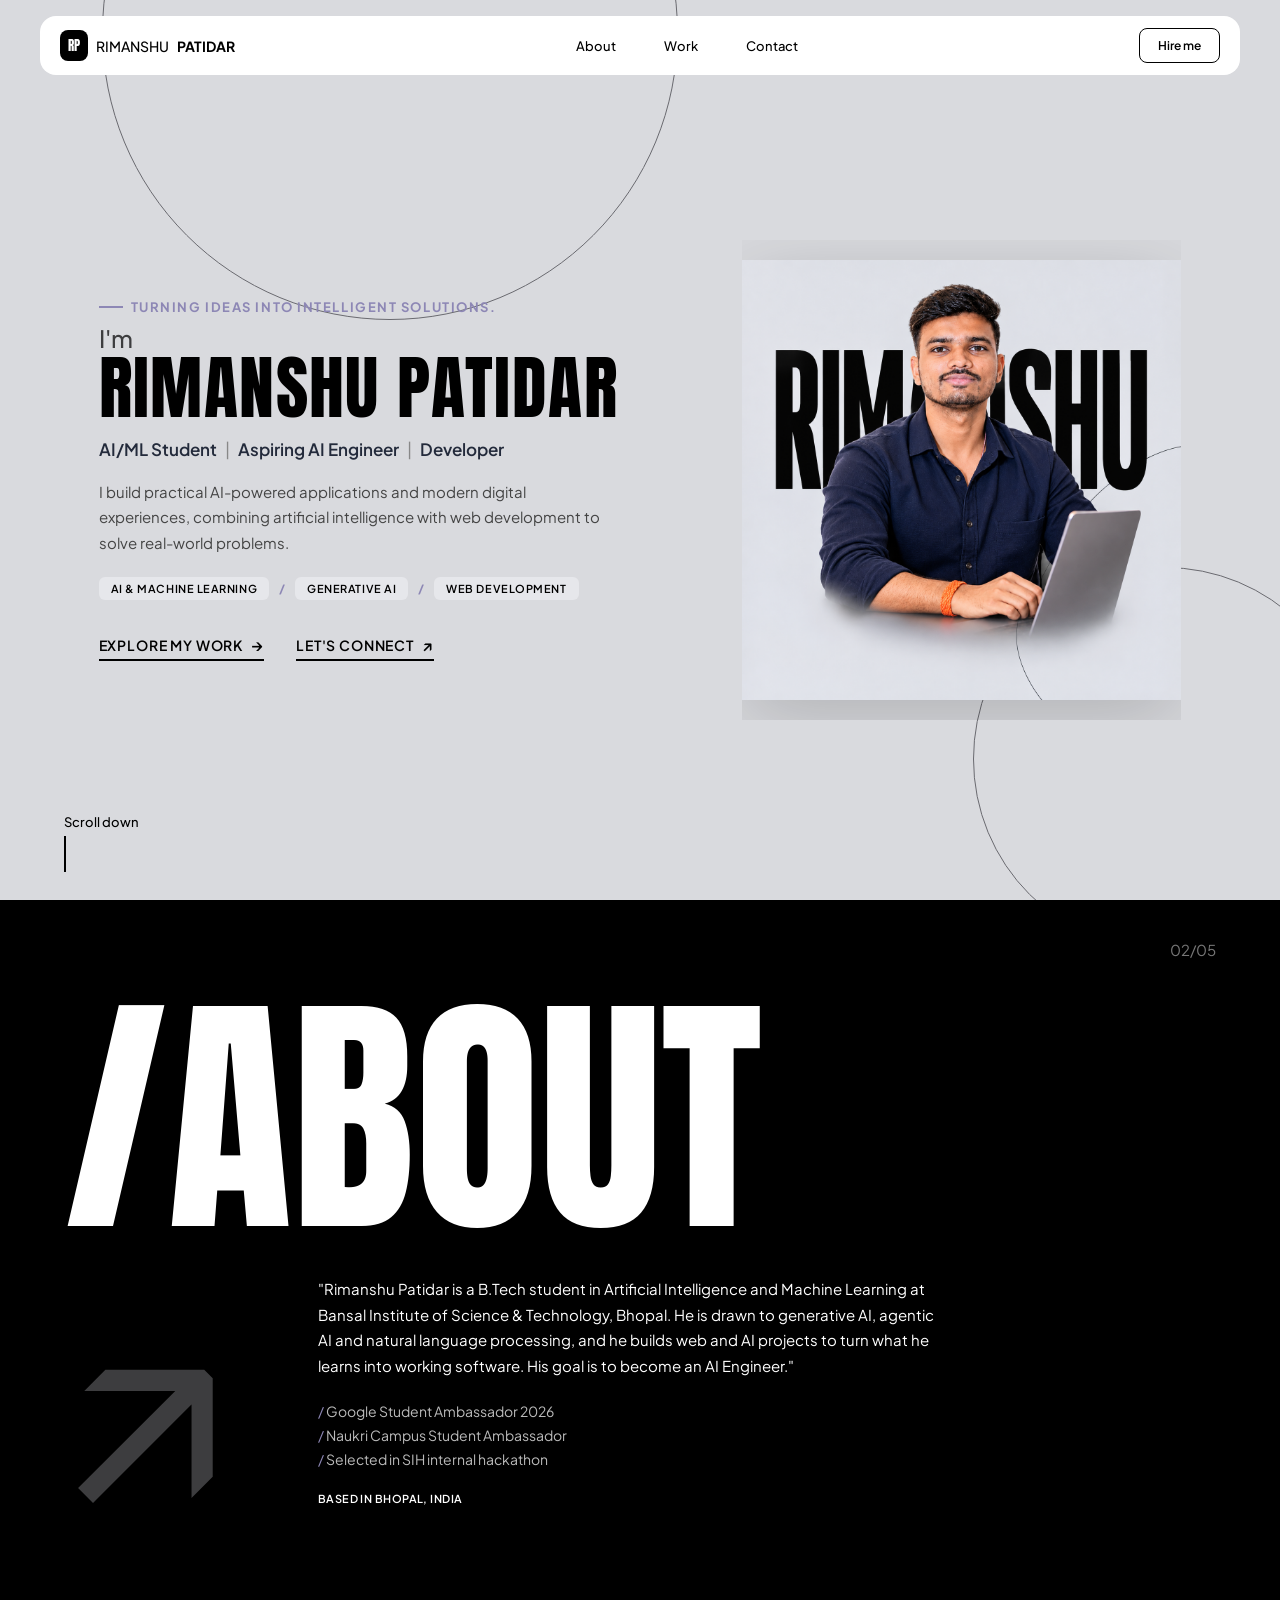
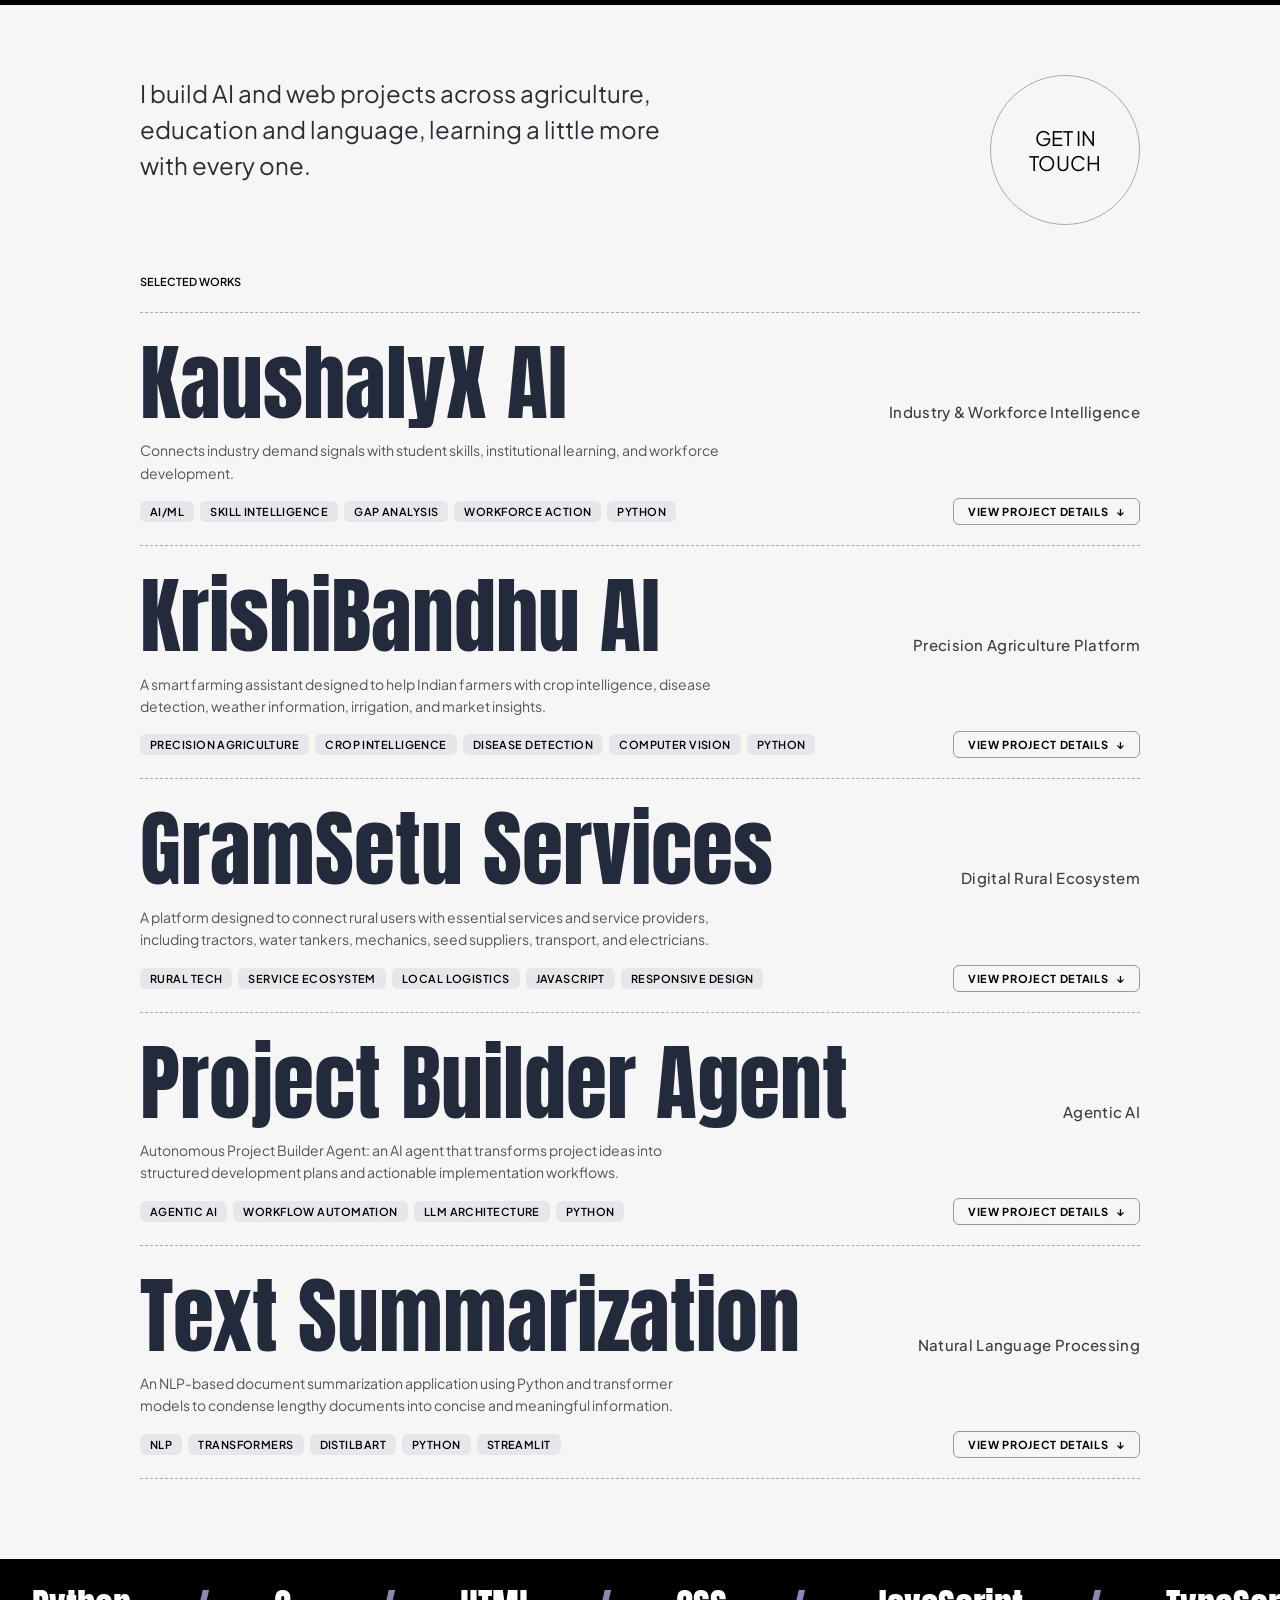
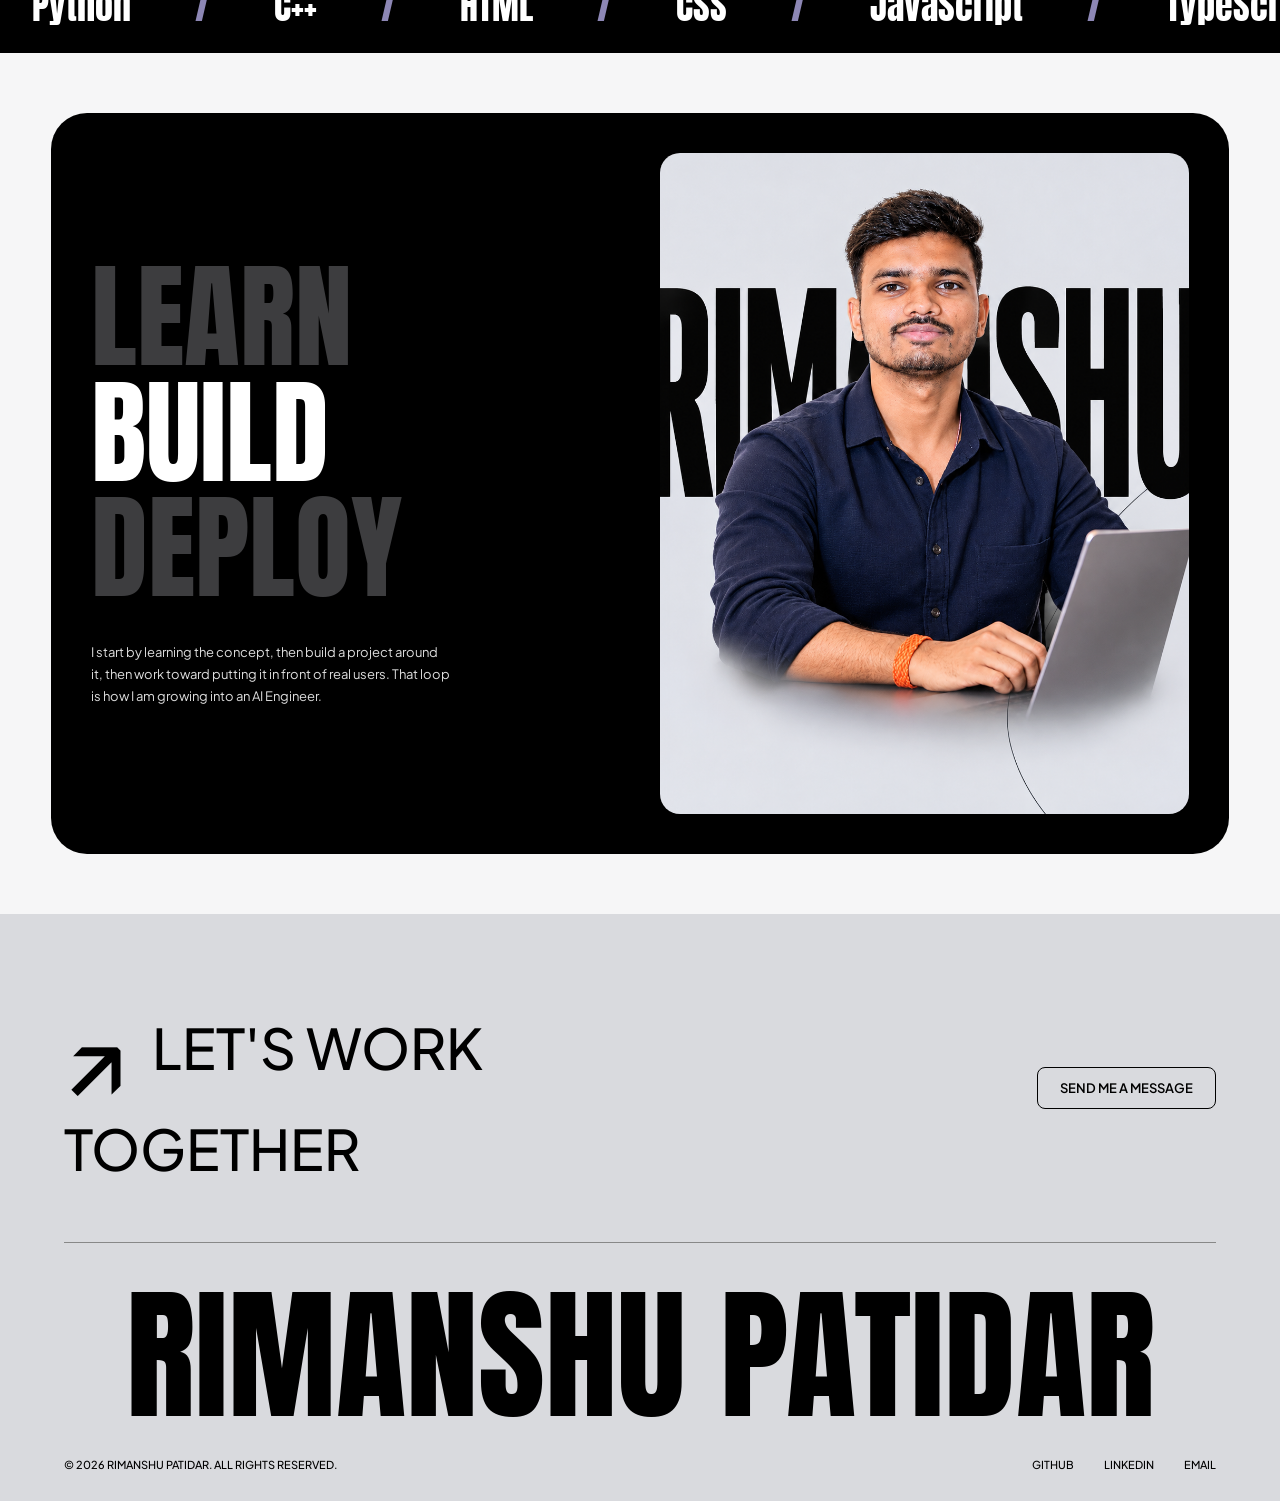
<file: index.html>
<!DOCTYPE html>
<html lang="en">

<head>
  <meta charset="UTF-8">
  <meta name="viewport" content="width=device-width, initial-scale=1">
  <title>Rimanshu Patidar | AI/ML Student &amp; Developer</title>
  <meta name="description"
    content="Portfolio of Rimanshu Patidar, B.Tech AI &amp; ML student and aspiring AI Engineer from Bhopal, India.">
  <link rel="stylesheet" href="style.css">
</head>

<body>

  <!-- NAVIGATION: floating white pill -->
  <header class="nav">
    <a class="nav__brand" href="#home"><span class="nav__logo">RP</span> RIMANSHU <b>PATIDAR</b></a>
    <nav class="nav__links">
      <a href="#about">About</a>
      <a href="#work">Work</a>
      <a href="#contact">Contact</a>
    </nav>
    <!-- EDIT: replace with your email -->
    <a class="btn btn--small" href="mailto:rimanshupatidar046@gmail.com">Hire me</a>
  </header>

  <!-- HERO: Clean split hero with introduction on left, portrait on right -->
  <section class="hero" id="home">
    <span class="hero__circle hero__circle--a"></span>
    <span class="hero__circle hero__circle--b"></span>

    <div class="hero__container">
      <div class="hero__content">
        <p class="hero__hook">Turning Ideas Into Intelligent Solutions.</p>
        <h1 class="hero__title"><span class="hero__greeting">I'm</span> RIMANSHU PATIDAR</h1>
        <p class="hero__subtitle">AI/ML Student <span class="hero__sep">|</span> Aspiring AI Engineer <span
            class="hero__sep">|</span> Developer</p>
        <p class="hero__description">
          I build practical AI-powered applications and modern digital experiences, combining artificial intelligence
          with web development to solve real-world problems.
        </p>

        <!-- Three minimal skill labels -->
        <div class="hero__skills" aria-label="Key competencies">
          <span class="hero__skill">AI &amp; Machine Learning</span>
          <span class="hero__skill-divider">/</span>
          <span class="hero__skill">Generative AI</span>
          <span class="hero__skill-divider">/</span>
          <span class="hero__skill">Web Development</span>
        </div>

        <!-- Two text-style CTA links -->
        <div class="hero__links">
          <a class="hero__link" href="#work">Explore My Work <span class="hero__link-arrow">&rarr;</span></a>
          <a class="hero__link" href="#contact">Let's Connect <span class="hero__link-arrow">&#8599;</span></a>
        </div>
      </div>

      <div class="hero__visual">
        <img class="hero__photo" src="patidar.png" alt="Portrait of Rimanshu Patidar, AI/ML Developer" loading="eager"
          decoding="async">
      </div>
    </div>

    <p class="hero__scroll">Scroll down<span></span></p>
  </section>

  <!-- ABOUT: black section -->
  <section class="about" id="about">
    <span class="about__count">02/05</span>
    <h2 class="about__title">/ABOUT</h2>
    <div class="about__body">
      <span class="about__arrow">&#8599;</span>
      <div>
        <p class="about__text">
          "Rimanshu Patidar is a B.Tech student in Artificial Intelligence and Machine Learning
          at Bansal Institute of Science &amp; Technology, Bhopal. He is drawn to generative AI,
          agentic AI and natural language processing, and he builds web and AI projects to turn
          what he learns into working software. His goal is to become an AI Engineer."
        </p>
        <ul class="about__list">
          <li>Google Student Ambassador 2026</li>
          <li>Naukri Campus Student Ambassador</li>
          <li>Selected in SIH internal hackathon</li>
        </ul>
        <p class="about__small">Based in Bhopal, India</p>
      </div>
    </div>
  </section>

  <!-- WORK: intro, round button, project list -->
  <section class="work" id="work">
    <div class="work__top">
      <p class="work__intro">
        I build AI and web projects across agriculture, education and language, learning
        a little more with every one.
      </p>
      <a class="circle-btn" href="#contact">Get in<br>touch</a>
    </div>

    <p class="work__label">SELECTED WORKS</p>

    <!-- Projects list with native HTML5 expand/collapse and hover previews -->
    <ul class="work__list">

      <!-- PROJECT 01: KaushalyX AI -->
      <li class="project">
        <details class="project__accordion">
          <summary class="project__summary">
            <div class="project__header">
              <span class="project__name">KaushalyX AI</span>
              <span class="project__cat">Industry &amp; Workforce Intelligence</span>
            </div>
            <p class="project__desc">Connects industry demand signals with student skills, institutional learning, and
              workforce development.</p>
            <div class="project__meta">
              <div class="project__tags">
                <span class="project__tag">AI/ML</span>
                <span class="project__tag">Skill Intelligence</span>
                <span class="project__tag">Gap Analysis</span>
                <span class="project__tag">Workforce Action</span>
                <span class="project__tag">Python</span>
              </div>
              <span class="project__toggle" aria-hidden="true">
                <span class="toggle-text--closed">View Project Details</span>
                <span class="toggle-text--open">Close Details</span>
                <span class="toggle-icon">&darr;</span>
              </span>
            </div>
            <!-- Hover preview image -->
            <img class="project__preview" src="assets/projects/kaushalyx.jpg"
              alt="KaushalyX AI homepage preview displaying workforce intelligence loop from industry signals to workforce action"
              loading="lazy" decoding="async">
          </summary>

          <div class="project__expanded">
            <div class="project__expanded-grid">
              <div class="project__media">
                <a href="https://kaushalyx-ai.vercel.app/" target="_blank" rel="noopener noreferrer" class="project__screenshot-link" title="Open KaushalyX AI Live Demo in a new tab">
                  <img class="project__screenshot" src="assets/projects/kaushalyx.jpg"
                    alt="KaushalyX AI platform interface preview" loading="lazy" decoding="async">
                  <span class="project__screenshot-badge">Live Demo &#8599;</span>
                </a>
                <p class="project__screenshot-caption">KaushalyX AI &mdash; From Industry Signals to Workforce Action
                </p>
              </div>

              <div class="project__expanded-body">
                <div class="project__block">
                  <h4 class="project__block-title">Overview</h4>
                  <p class="project__block-text">An AI-powered industry intelligence and workforce skill-gap analysis
                    platform. KaushalyX AI connects industry demand signals with student skills, institutional learning,
                    and workforce development &mdash; creating an integrated feedback loop connecting employers,
                    students, educators, and policymakers.</p>
                  <div class="project__highlight">
                    <strong>Highlight:</strong> Industry signals &rarr; Skill intelligence &rarr; Gap analysis &rarr;
                    Workforce action
                  </div>
                </div>

                <div class="project__block">
                  <h4 class="project__block-title">Key Features</h4>
                  <ul class="project__feature-list">
                    <li><strong>Industry Signals:</strong> Aggregates live job postings, employer inputs, and emerging
                      workforce demand signals.</li>
                    <li><strong>Skill Intelligence:</strong> Normalized skill taxonomy with regional and sector-based
                      demand weights.</li>
                    <li><strong>Gap Analysis:</strong> Maps student, cohort, and district skill profiles against
                      role-specific benchmarks.</li>
                    <li><strong>Workforce Action:</strong> Generates personalized learning paths, curriculum updates,
                      and targeted training initiatives.</li>
                  </ul>
                </div>

                <div class="project__block">
                  <h4 class="project__block-title">Technologies</h4>
                  <div class="project__tech-tags">
                    <span>Python</span>
                    <span>Machine Learning</span>
                    <span>Natural Language Processing</span>
                    <span>Skill Taxonomy</span>
                    <span>REST APIs</span>
                  </div>
                </div>

                <div class="project__links">
                  <a href="https://kaushalyx-ai.vercel.app/" class="btn btn--small project__btn project__btn--live" target="_blank"
                    rel="noopener noreferrer">Live Demo <span class="link-icon">&#8599;</span></a>
                  <!-- EDITABLE LINK PLACEHOLDER: Replace '#' with your GitHub repository URL and remove 'is-hidden' to display -->
                  <a href="#" class="btn btn--small project__btn is-hidden" target="_blank"
                    rel="noopener noreferrer">GitHub Repository</a>
                  <span class="project__links-status"><span class="status-dot"></span> Live on Vercel</span>
                </div>
              </div>
            </div>
          </div>
        </details>
      </li>

      <!-- PROJECT 02: KrishiBandhu AI -->
      <li class="project">
        <details class="project__accordion">
          <summary class="project__summary">
            <div class="project__header">
              <span class="project__name">KrishiBandhu AI</span>
              <span class="project__cat">Precision Agriculture Platform</span>
            </div>
            <p class="project__desc">A smart farming assistant designed to help Indian farmers with crop intelligence,
              disease detection, weather information, irrigation, and market insights.</p>
            <div class="project__meta">
              <div class="project__tags">
                <span class="project__tag">Precision Agriculture</span>
                <span class="project__tag">Crop Intelligence</span>
                <span class="project__tag">Disease Detection</span>
                <span class="project__tag">Computer Vision</span>
                <span class="project__tag">Python</span>
              </div>
              <span class="project__toggle" aria-hidden="true">
                <span class="toggle-text--closed">View Project Details</span>
                <span class="toggle-text--open">Close Details</span>
                <span class="toggle-icon">&darr;</span>
              </span>
            </div>
            <!-- Hover preview image -->
            <img class="project__preview" src="assets/projects/krishibandhu.jpg"
              alt="KrishiBandhu AI smart farming platform preview" loading="lazy" decoding="async">
          </summary>

          <div class="project__expanded">
            <div class="project__expanded-grid">
              <div class="project__media">
                <a href="https://krishi-bandhu-ai.vercel.app/" target="_blank" rel="noopener noreferrer" class="project__screenshot-link" title="Open KrishiBandhu AI Live Demo in a new tab">
                  <img class="project__screenshot" src="assets/projects/krishibandhu.jpg"
                    alt="KrishiBandhu AI smart farming assistant homepage preview" loading="lazy" decoding="async">
                  <span class="project__screenshot-badge">Live Demo &#8599;</span>
                </a>
                <p class="project__screenshot-caption">KrishiBandhu AI &mdash; Smart Farming Powered by AI</p>
              </div>

              <div class="project__expanded-body">
                <div class="project__block">
                  <h4 class="project__block-title">Overview</h4>
                  <p class="project__block-text">An AI-powered precision agriculture platform designed as a smart
                    farming assistant for Indian farmers. The application delivers real-time agricultural advisories,
                    visual leaf disease detection, localized weather intelligence, soil recommendations, and transparent
                    mandi price tracking.</p>
                  <div class="project__highlight">
                    <strong>Highlight:</strong> AI-powered farming assistance with a farmer-friendly interface
                  </div>
                </div>

                <div class="project__block">
                  <h4 class="project__block-title">Key Features</h4>
                  <ul class="project__feature-list">
                    <li><strong>Crop Recommendations:</strong> Tailored crop selections based on regional seasonal and
                      agricultural factors.</li>
                    <li><strong>Plant Disease Detection:</strong> Vision-based crop disease diagnosis with actionable
                      treatment guidance.</li>
                    <li><strong>Weather &amp; Irrigation Intelligence:</strong> Hyperlocal weather forecasts and
                      predictive irrigation scheduling.</li>
                    <li><strong>Soil Intelligence:</strong> Soil profile indicators to optimize fertilizer use and
                      maintain soil health.</li>
                    <li><strong>Mandi Prices &amp; Market Insights:</strong> Real-time crop market pricing and price
                      tracking.</li>
                    <li><strong>Farmer Marketplace:</strong> Direct ecosystem connecting farmers with equipment, inputs,
                      and local supplies.</li>
                  </ul>
                </div>

                <div class="project__block">
                  <h4 class="project__block-title">Technologies</h4>
                  <div class="project__tech-tags">
                    <span>Python</span>
                    <span>Machine Learning</span>
                    <span>Computer Vision</span>
                    <span>REST APIs</span>
                    <span>Responsive Web Design</span>
                  </div>
                </div>

                <!-- EDITABLE LINK PLACEHOLDERS:
                     To activate your links:
                     1. Replace '#' with your actual repository and live deployment URLs.
                     2. Remove the 'is-hidden' class from the <a> tags below.
                -->
                <!-- PROJECT 02 LINKS -->
                <div class="project__links">
                  <a href="https://krishi-bandhu-ai.vercel.app/" class="btn btn--small project__btn project__btn--live" target="_blank"
                    rel="noopener noreferrer">Live Demo <span class="link-icon">&#8599;</span></a>
                  <!-- EDITABLE LINK PLACEHOLDER: Replace '#' with your GitHub repository URL and remove 'is-hidden' to display -->
                  <a href="#" class="btn btn--small project__btn is-hidden" target="_blank"
                    rel="noopener noreferrer">GitHub Repository</a>
                  <span class="project__links-status"><span class="status-dot"></span> Live on Vercel</span>
                </div>
              </div>
            </div>
          </div>
        </details>
      </li>

      <!-- PROJECT 03: GramSetu Services -->
      <li class="project">
        <details class="project__accordion">
          <summary class="project__summary">
            <div class="project__header">
              <span class="project__name">GramSetu Services</span>
              <span class="project__cat">Digital Rural Ecosystem</span>
            </div>
            <p class="project__desc">A platform designed to connect rural users with essential services and service
              providers, including tractors, water tankers, mechanics, seed suppliers, transport, and electricians.</p>
            <div class="project__meta">
              <div class="project__tags">
                <span class="project__tag">Rural Tech</span>
                <span class="project__tag">Service Ecosystem</span>
                <span class="project__tag">Local Logistics</span>
                <span class="project__tag">JavaScript</span>
                <span class="project__tag">Responsive Design</span>
              </div>
              <span class="project__toggle" aria-hidden="true">
                <span class="toggle-text--closed">View Project Details</span>
                <span class="toggle-text--open">Close Details</span>
                <span class="toggle-icon">&darr;</span>
              </span>
            </div>
            <!-- Hover preview image -->
            <img class="project__preview" src="assets/projects/gramsetu.png"
              alt="GramSetu Services homepage preview showing on-demand rural service options" loading="lazy"
              decoding="async">
          </summary>

          <div class="project__expanded">
            <div class="project__expanded-grid">
              <div class="project__media">
                <a href="https://gramsetu-blush.vercel.app/" target="_blank" rel="noopener noreferrer" class="project__screenshot-link" title="Open GramSetu Services Live Demo in a new tab">
                  <img class="project__screenshot" src="assets/projects/gramsetu.png"
                    alt="GramSetu Services platform interface preview" loading="lazy" decoding="async">
                  <span class="project__screenshot-badge">Live Demo &#8599;</span>
                </a>
                <p class="project__screenshot-caption">GramSetu Services &mdash; Essential Services, Smarter Access</p>
              </div>

              <div class="project__expanded-body">
                <div class="project__block">
                  <h4 class="project__block-title">Overview</h4>
                  <p class="project__block-text">A digital rural service platform engineered to bridge the access gap
                    for rural communities. It connects villagers directly with verified local service providers,
                    reducing transit friction and fostering transparent community commerce.</p>
                  <div class="project__highlight">
                    <strong>Highlight:</strong> Easier access to local services through a unified platform
                  </div>
                </div>

                <div class="project__block">
                  <h4 class="project__block-title">Key Features</h4>
                  <ul class="project__feature-list">
                    <li><strong>Tractor &amp; Machinery Services:</strong> Instant connection to local tractor operators
                      and agricultural machinery.</li>
                    <li><strong>Water Tanker Logistics:</strong> On-demand dispatch and booking of water tankers for
                      domestic and farm use.</li>
                    <li><strong>Mechanic Assistance:</strong> Fast contact with verified technicians for vehicle and
                      pump maintenance.</li>
                    <li><strong>Seed &amp; Agricultural Suppliers:</strong> Direct catalog of trusted seed dealers with
                      competitive pricing.</li>
                    <li><strong>Rural Transport:</strong> Coordinated transport booking for passenger travel and produce
                      delivery.</li>
                    <li><strong>Electrician &amp; Utility Services:</strong> On-call electricians for household and farm
                      motor electrical repairs.</li>
                    <li><strong>Farmer &amp; Operator Modes:</strong> Clean, accessible interface modes tailored for
                      rural convenience.</li>
                  </ul>
                </div>

                <div class="project__block">
                  <h4 class="project__block-title">Technologies</h4>
                  <div class="project__tech-tags">
                    <span>HTML5</span>
                    <span>CSS3</span>
                    <span>JavaScript</span>
                    <span>Responsive Web Design</span>
                    <span>REST APIs</span>
                  </div>
                </div>

                <div class="project__links">
                  <a href="https://gramsetu-blush.vercel.app/" class="btn btn--small project__btn project__btn--live" target="_blank"
                    rel="noopener noreferrer">Live Demo <span class="link-icon">&#8599;</span></a>
                  <!-- EDITABLE LINK PLACEHOLDER: Replace '#' with your GitHub repository URL and remove 'is-hidden' to display -->
                  <a href="#" class="btn btn--small project__btn is-hidden" target="_blank"
                    rel="noopener noreferrer">GitHub Repository</a>
                  <span class="project__links-status"><span class="status-dot"></span> Live on Vercel</span>
                </div>
              </div>
            </div>
          </div>
        </details>
      </li>

      <!-- PROJECT 04: Project Builder Agent -->
      <li class="project">
        <details class="project__accordion">
          <summary class="project__summary">
            <div class="project__header">
              <span class="project__name">Project Builder Agent</span>
              <span class="project__cat">Agentic AI</span>
            </div>
            <p class="project__desc">Autonomous Project Builder Agent: an AI agent that transforms project ideas into
              structured development plans and actionable implementation workflows.</p>
            <div class="project__meta">
              <div class="project__tags">
                <span class="project__tag">Agentic AI</span>
                <span class="project__tag">Workflow Automation</span>
                <span class="project__tag">LLM Architecture</span>
                <span class="project__tag">Python</span>
              </div>
              <span class="project__toggle" aria-hidden="true">
                <span class="toggle-text--closed">View Project Details</span>
                <span class="toggle-text--open">Close Details</span>
                <span class="toggle-icon">&darr;</span>
              </span>
            </div>
            <!-- Hover preview image -->
            <img class="project__preview" src="assets/projects/project-agent.svg"
              alt="Autonomous Project Builder Agent architecture preview" loading="lazy" decoding="async">
          </summary>

          <div class="project__expanded">
            <div class="project__expanded-grid">
              <div class="project__media">
                <img class="project__screenshot" src="assets/projects/project-agent.svg"
                  alt="Autonomous Project Builder Agent conceptual blueprint" loading="lazy" decoding="async">
                <p class="project__screenshot-caption">Autonomous Project Builder Agent &mdash; Concept to
                  Implementation</p>
              </div>

              <div class="project__expanded-body">
                <div class="project__block">
                  <h4 class="project__block-title">Overview</h4>
                  <p class="project__block-text">An autonomous development agent designed to transform raw project ideas
                    into modular technical architectures, development stages, and actionable implementation workflows.
                  </p>
                  <div class="project__highlight">
                    <strong>Highlight:</strong> Concept formulation &rarr; Technical architecture &rarr; Execution
                    workflows
                  </div>
                </div>

                <div class="project__block">
                  <h4 class="project__block-title">Key Features</h4>
                  <ul class="project__feature-list">
                    <li><strong>Automated Architecture Planning:</strong> Synthesizes high-level project goals into
                      technical blueprints.</li>
                    <li><strong>Implementation Roadmaps:</strong> Generates progressive development phases with task
                      dependencies.</li>
                    <li><strong>Agentic Task Breakdown:</strong> Produces structured, actionable prompts for developer
                      implementation.</li>
                  </ul>
                </div>

                <div class="project__block">
                  <h4 class="project__block-title">Technologies</h4>
                  <div class="project__tech-tags">
                    <span>Python</span>
                    <span>Agentic AI</span>
                    <span>Prompt Engineering</span>
                    <span>LLM Architectures</span>
                  </div>
                </div>

                <div class="project__links">
                  <a href="#" class="btn btn--small project__btn is-hidden" target="_blank"
                    rel="noopener noreferrer">GitHub Repository</a>
                  <a href="#" class="btn btn--small project__btn is-hidden" target="_blank"
                    rel="noopener noreferrer">Live Demo</a>
                  <span class="project__links-notice">Source repository and live deployment links will be published
                    soon.</span>
                </div>
              </div>
            </div>
          </div>
        </details>
      </li>

      <!-- PROJECT 05: Text Summarization -->
      <li class="project">
        <details class="project__accordion">
          <summary class="project__summary">
            <div class="project__header">
              <span class="project__name">Text Summarization</span>
              <span class="project__cat">Natural Language Processing</span>
            </div>
            <p class="project__desc">An NLP-based document summarization application using Python and transformer models
              to condense lengthy documents into concise and meaningful information.</p>
            <div class="project__meta">
              <div class="project__tags">
                <span class="project__tag">NLP</span>
                <span class="project__tag">Transformers</span>
                <span class="project__tag">DistilBART</span>
                <span class="project__tag">Python</span>
                <span class="project__tag">Streamlit</span>
              </div>
              <span class="project__toggle" aria-hidden="true">
                <span class="toggle-text--closed">View Project Details</span>
                <span class="toggle-text--open">Close Details</span>
                <span class="toggle-icon">&darr;</span>
              </span>
            </div>
            <!-- Hover preview image -->
            <img class="project__preview" src="assets/projects/summarizer.svg"
              alt="Text Summarization application interface preview" loading="lazy" decoding="async">
          </summary>

          <div class="project__expanded">
            <div class="project__expanded-grid">
              <div class="project__media">
                <img class="project__screenshot" src="assets/projects/summarizer.svg"
                  alt="Text Summarization application preview" loading="lazy" decoding="async">
                <p class="project__screenshot-caption">Text Summarization &mdash; Abstractive Document Summarizer</p>
              </div>

              <div class="project__expanded-body">
                <div class="project__block">
                  <h4 class="project__block-title">Overview</h4>
                  <p class="project__block-text">An NLP application that parses lengthy documents (including multi-page
                    PDFs) and produces coherent, accurate abstractive summaries using transformer architectures.</p>
                  <div class="project__highlight">
                    <strong>Highlight:</strong> Transformer-based abstractive text condensation
                  </div>
                </div>

                <div class="project__block">
                  <h4 class="project__block-title">Key Features</h4>
                  <ul class="project__feature-list">
                    <li><strong>Document Parsing:</strong> Ingests and processes multi-page PDF documents and text
                      inputs cleanly.</li>
                    <li><strong>Transformer-Powered Summaries:</strong> Generates concise summaries utilizing Hugging
                      Face DistilBART models.</li>
                    <li><strong>Interactive Web Interface:</strong> Clean, accessible UI built for real-time document
                      analysis.</li>
                  </ul>
                </div>

                <div class="project__block">
                  <h4 class="project__block-title">Technologies</h4>
                  <div class="project__tech-tags">
                    <span>Python</span>
                    <span>Hugging Face Transformers</span>
                    <span>DistilBART</span>
                    <span>Streamlit</span>
                    <span>PyPDF2</span>
                  </div>
                </div>

                <div class="project__links">
                  <a href="#" class="btn btn--small project__btn is-hidden" target="_blank"
                    rel="noopener noreferrer">GitHub Repository</a>
                  <a href="#" class="btn btn--small project__btn is-hidden" target="_blank"
                    rel="noopener noreferrer">Live Demo</a>
                  <span class="project__links-notice">Source repository and live deployment links will be published
                    soon.</span>
                </div>
              </div>
            </div>
          </div>
        </details>
      </li>

    </ul>
  </section>

  <!-- SKILLS MARQUEE: the list is repeated twice so the loop looks seamless -->
  <div class="marquee" aria-label="Technical skills">
    <div class="marquee__track">
      <span>Python</span><span>C++</span><span>HTML</span><span>CSS</span><span>JavaScript</span><span>TypeScript</span><span>React</span><span>Node.js</span><span>Tailwind
        CSS</span><span>MongoDB</span><span>Firebase</span>
      <span>Python</span><span>C++</span><span>HTML</span><span>CSS</span><span>JavaScript</span><span>TypeScript</span><span>React</span><span>Node.js</span><span>Tailwind
        CSS</span><span>MongoDB</span><span>Firebase</span>
    </div>
  </div>

  <!-- PROCESS: black rounded card -->
  <section class="process">
    <div class="process__card">
      <div class="process__text">
        <h2 class="process__words">
          <span>LEARN</span>
          <span class="is-active">BUILD</span>
          <span>DEPLOY</span>
        </h2>
        <p>I start by learning the concept, then build a project around it, then work toward putting it in front of real
          users. That loop is how I am growing into an AI Engineer.</p>
      </div>
      <!-- EDIT: second photo (can be the same transparent PNG) -->
      <div class="process__img"><img src="patidar.png" alt="Portrait of Rimanshu Patidar"></div>
    </div>
  </section>

  <!-- FOOTER / CONTACT -->
  <footer class="footer" id="contact">
    <div class="footer__top">
      <h2 class="footer__cta"><span>&#8599;</span> LET'S WORK<br>TOGETHER</h2>
      <a class="btn" href="mailto:rimanshupatidar046@gmail.com">SEND ME A MESSAGE</a>
    </div>
    <hr>
    <p class="footer__name">RIMANSHU PATIDAR</p>
    <div class="footer__bottom">
      <p>&copy; 2026 RIMANSHU PATIDAR. ALL RIGHTS RESERVED.</p>
      <nav>
        <a href="https://github.com/RimanshuPatidar046" target="_blank" rel="noopener noreferrer">GITHUB</a>
        <!-- EDITABLE PLACEHOLDER: Replace https://www.linkedin.com/in/your-profile with your actual LinkedIn profile URL -->
        <a href="https://www.linkedin.com/in/your-profile" target="_blank" rel="noopener noreferrer">LINKEDIN</a>
        <a href="mailto:rimanshupatidar046@gmail.com">EMAIL</a>
      </nav>
    </div>
  </footer>

</body>

</html>
</file>
<file: style.css>
/* ============ 1. BASICS ============ */
@import url("https://fonts.googleapis.com/css2?family=Anton&family=Plus+Jakarta+Sans:wght@400;500;600&display=swap");

:root {
  --grey: #d9dade;
  /* light grey background */
  --black: #000;
  --white: #fff;
  --muted: #3d3d3f;
  /* dark grey for faded text */
  --lavender: #8d87b5;
  /* very subtle accent */
  --display: "Anton", Impact, "Arial Narrow", sans-serif;
  --body: "Plus Jakarta Sans", Arial, sans-serif;
}

* {
  margin: 0;
  padding: 0;
  box-sizing: border-box;
}

html {
  scroll-behavior: smooth;
}

/* smooth scrolling */
body {
  font-family: var(--body);
  background: var(--grey);
  color: var(--black);
  overflow-x: hidden;
}

a {
  color: inherit;
  text-decoration: none;
}

ul {
  list-style: none;
}

img {
  max-width: 100%;
  display: block;
}

a:focus-visible {
  outline: 2px solid var(--lavender);
  outline-offset: 3px;
}

/* ============ 2. SHARED PIECES ============ */
/* Buttons: outline that fills with black on hover */
.btn {
  display: inline-block;
  padding: 12px 22px;
  border: 1px solid var(--black);
  border-radius: 8px;
  font-weight: 600;
  font-size: 13px;
  background: transparent;
  transition: background .3s, color .3s, transform .3s;
}

.btn:hover {
  background: var(--black);
  color: var(--white);
  transform: translateY(-2px);
}

.btn--small {
  padding: 9px 18px;
  font-size: 12px;
}

/* Entrance animation used on hero text */
@keyframes rise {
  from {
    opacity: 0;
    transform: translateY(40px);
  }

  to {
    opacity: 1;
    transform: none;
  }
}

/* ============ 3. NAVIGATION ============ */
.nav {
  position: fixed;
  top: 16px;
  left: 50%;
  transform: translateX(-50%);
  width: min(94%, 1200px);
  z-index: 10;
  display: flex;
  align-items: center;
  justify-content: space-between;
  gap: 16px;
  background: var(--white);
  padding: 12px 20px;
  border-radius: 16px;
  font-size: 14px;
  font-weight: 500;
}

.nav__brand {
  display: flex;
  align-items: center;
  gap: 8px;
}

.nav__logo {
  background: var(--black);
  color: var(--white);
  font-family: var(--display);
  padding: 6px 8px;
  border-radius: 8px;
  font-size: 13px;
}

.nav__links {
  display: flex;
  gap: 48px;
  font-size: 13px;
}

.nav__links a {
  transition: opacity .3s;
}

.nav__links a:hover {
  opacity: .5;
}

/* ============ 4. HERO ============ */
.hero {
  position: relative;
  min-height: 100vh;
  display: flex;
  align-items: center;
  padding: 130px 5vw 70px;
  overflow: hidden;
}

.hero__container {
  width: min(94%, 1200px);
  margin: 0 auto;
  display: grid;
  grid-template-columns: 1.15fr 0.85fr;
  align-items: center;
  gap: 48px;
  position: relative;
  z-index: 2;
}

.hero__content {
  animation: rise 1s .1s both;
  max-width: 580px;
}

.hero__hook {
  font-size: 13px;
  font-weight: 700;
  text-transform: uppercase;
  letter-spacing: 0.12em;
  color: var(--lavender);
  margin-bottom: 12px;
  display: flex;
  align-items: center;
  gap: 8px;
}

.hero__hook::before {
  content: "";
  display: inline-block;
  width: 24px;
  height: 2px;
  background: var(--lavender);
}

.hero__greeting {
  display: block;
  font-family: var(--body);
  font-size: clamp(18px, 2.2vw, 24px);
  font-weight: 500;
  color: var(--muted);
  letter-spacing: 0.01em;
  margin-bottom: 4px;
  text-transform: none;
}

.hero__title {
  font-family: var(--display);
  font-weight: 400;
  font-size: clamp(44px, 5.5vw, 76px);
  line-height: 0.96;
  letter-spacing: 0.02em;
  color: var(--black);
  margin-bottom: 16px;
}

.hero__subtitle {
  font-size: clamp(14px, 1.6vw, 17px);
  font-weight: 600;
  color: #232a3b;
  margin-bottom: 16px;
  line-height: 1.5;
  display: flex;
  flex-wrap: wrap;
  gap: 8px;
  align-items: center;
}

.hero__sep {
  color: #888;
  font-weight: 400;
}

.hero__description {
  font-size: 15px;
  line-height: 1.7;
  color: #444;
  margin-bottom: 22px;
  max-width: 520px;
}

/* Three minimal skill labels */
.hero__skills {
  display: flex;
  flex-wrap: wrap;
  align-items: center;
  gap: 10px;
  margin-bottom: 28px;
}

.hero__skill {
  font-size: 11px;
  font-weight: 600;
  text-transform: uppercase;
  letter-spacing: 0.05em;
  padding: 5px 12px;
  background: #e6e7eb;
  color: var(--black);
  border-radius: 6px;
  transition: background 0.3s, color 0.3s;
}

.hero__skill:hover {
  background: var(--black);
  color: var(--white);
}

.hero__skill-divider {
  color: var(--lavender);
  font-weight: 700;
  font-size: 12px;
}

/* Two text-style CTA links */
.hero__links {
  display: flex;
  gap: 32px;
  align-items: center;
  flex-wrap: wrap;
  padding-top: 6px;
}

.hero__link {
  font-size: 14px;
  font-weight: 600;
  text-transform: uppercase;
  letter-spacing: 0.06em;
  color: var(--black);
  display: inline-flex;
  align-items: center;
  gap: 8px;
  padding-bottom: 4px;
  border-bottom: 2px solid var(--black);
  transition: color 0.3s, border-color 0.3s, transform 0.3s;
}

.hero__link:hover {
  color: #555;
  border-color: var(--lavender);
  transform: translateY(-2px);
}

.hero__link-arrow {
  display: inline-block;
  font-size: 16px;
  transition: transform 0.3s ease;
}

.hero__link:hover .hero__link-arrow {
  transform: translateX(4px);
}

/* Portrait container on the right side - clean, no overlap with text */
.hero__visual {
  display: flex;
  justify-content: flex-end;
  align-items: center;
  position: relative;
}

.hero__photo {
  width: 100%;
  max-width: 480px;
  height: auto;
  aspect-ratio: 937 / 1024;
  object-fit: contain;
  display: block;
  animation: reveal 1.2s .3s both cubic-bezier(.2, .7, .2, 1);
  filter: drop-shadow(0 20px 40px rgba(0, 0, 0, 0.18));
  -webkit-mask-image: radial-gradient(ellipse 96% 96% at 50% 50%, black 80%, transparent 100%);
  mask-image: radial-gradient(ellipse 96% 96% at 50% 50%, black 80%, transparent 100%);
}

@keyframes reveal {
  from {
    clip-path: inset(100% 0 0 0);
  }

  to {
    clip-path: inset(0);
  }
}

.hero__scroll {
  position: absolute;
  left: 5vw;
  bottom: 28px;
  font-size: 13px;
  font-weight: 500;
  z-index: 3;
  text-align: left;
}

.hero__scroll span {
  display: block;
  width: 2px;
  height: 36px;
  background: var(--black);
  margin: 6px 0 0 0;
  animation: pulse 1.8s infinite;
  transform-origin: top;
}

@keyframes pulse {

  0%,
  100% {
    transform: scaleY(.3);
  }

  50% {
    transform: scaleY(1);
  }
}

/* Thin decorative circles from the reference */
.hero__circle {
  position: absolute;
  border: 1px solid #6a6a70;
  border-radius: 50%;
  pointer-events: none;
}

.hero__circle--a {
  width: 45vw;
  height: 45vw;
  top: -20vw;
  left: 8vw;
}

.hero__circle--b {
  width: 30vw;
  height: 30vw;
  bottom: -4vw;
  right: -6vw;
}

/* ============ 5. ABOUT (black) ============ */
.about {
  background: var(--black);
  color: var(--white);
  padding: 90px 5vw 100px;
  position: relative;
}

.about__count {
  position: absolute;
  top: 40px;
  right: 5vw;
  color: #777;
  font-size: 15px;
}

.about__title {
  font-family: var(--display);
  font-weight: 400;
  font-size: 20vw;
  line-height: 1;
  transition: letter-spacing .6s;
}

.about__title:hover {
  letter-spacing: .02em;
}

.about__body {
  display: flex;
  gap: 6vw;
  margin-top: 30px;
  align-items: flex-start;
}

.about__arrow {
  font-size: 22vw;
  line-height: .8;
  color: var(--muted);
  flex: 0 0 auto;
  transition: transform .5s;
}

.about__body:hover .about__arrow {
  transform: translate(10px, -10px);
}

.about__text {
  max-width: 620px;
  font-size: 15px;
  line-height: 1.7;
}

.about__list {
  margin: 24px 0;
  display: grid;
  gap: 6px;
  font-size: 14px;
  color: #bbb;
}

.about__list li::before {
  content: "/ ";
  color: var(--lavender);
}

.about__small {
  font-size: 11px;
  font-weight: 600;
  letter-spacing: .04em;
  text-transform: uppercase;
}

/* ============ 6. SELECTED WORK ============ */
.work {
  background: #f6f6f7;
  padding: 70px 5vw 80px;
}

.work__top {
  display: flex;
  justify-content: space-between;
  align-items: flex-start;
  gap: 24px;
  max-width: 1000px;
  margin: 0 auto;
}

.work__intro {
  font-size: clamp(18px, 2vw, 24px);
  line-height: 1.5;
  max-width: 520px;
  color: #2a2d34;
}

/* Round "Get in touch" button */
.circle-btn {
  flex: 0 0 auto;
  width: 150px;
  height: 150px;
  border: 1px solid #aaa;
  border-radius: 50%;
  display: grid;
  place-items: center;
  text-align: center;
  font-size: 20px;
  text-transform: uppercase;
  transition: background .35s, color .35s, transform .35s;
}

.circle-btn:hover {
  background: var(--black);
  color: var(--white);
  transform: scale(1.06);
}

.work__label {
  max-width: 1000px;
  margin: 50px auto 24px;
  font-size: 11px;
  font-weight: 600;
}

.work__list {
  max-width: 1000px;
  margin: 0 auto;
  border-top: 1px dashed #aaa;
}

.project {
  border-bottom: 1px dashed #aaa;
  position: relative;
}

/* Native details & summary styling */
.project__accordion {
  width: 100%;
  display: block;
}

.project__summary {
  display: block;
  list-style: none;
  cursor: pointer;
  outline: none;
  position: relative;
  padding: 24px 0 20px;
  transition: background .3s;
}

.project__summary::-webkit-details-marker {
  display: none;
}

.project__summary:focus-visible {
  outline: 2px solid var(--lavender);
  outline-offset: 4px;
  border-radius: 8px;
}

.project__header {
  display: flex;
  justify-content: space-between;
  align-items: baseline;
  gap: 20px;
}

.project__name {
  font-family: var(--display);
  font-size: clamp(36px, 7vw, 84px);
  line-height: 1.1;
  color: #232a3b;
  transition: transform .4s, color .4s;
}

.project:hover .project__name {
  transform: translateX(14px);
  color: var(--black);
}

.project__cat {
  font-size: 15px;
  text-align: right;
  color: var(--muted);
  font-weight: 500;
  letter-spacing: .02em;
}

.project__desc {
  font-size: 14px;
  color: #555;
  max-width: 580px;
  line-height: 1.6;
  margin: 10px 0 14px;
}

/* Project tags and interactive toggle */
.project__meta {
  display: flex;
  justify-content: space-between;
  align-items: center;
  flex-wrap: wrap;
  gap: 12px;
}

.project__tags {
  display: flex;
  flex-wrap: wrap;
  gap: 6px;
}

.project__tag {
  font-size: 11px;
  font-weight: 600;
  text-transform: uppercase;
  letter-spacing: .04em;
  background: #e6e7eb;
  color: var(--black);
  padding: 4px 10px;
  border-radius: 6px;
}

.project__toggle {
  font-size: 11px;
  font-weight: 700;
  text-transform: uppercase;
  letter-spacing: .06em;
  color: var(--black);
  border: 1px solid #999;
  border-radius: 6px;
  padding: 6px 14px;
  display: inline-flex;
  align-items: center;
  gap: 8px;
  transition: background .3s, color .3s, border-color .3s;
}

.project__summary:hover .project__toggle {
  background: var(--black);
  color: var(--white);
  border-color: var(--black);
}

.toggle-text--open {
  display: none;
}

.toggle-text--closed {
  display: inline;
}

.toggle-icon {
  display: inline-block;
  transition: transform .3s ease;
}

details[open] .toggle-text--open {
  display: inline;
}

details[open] .toggle-text--closed {
  display: none;
}

details[open] .toggle-icon {
  transform: rotate(180deg);
}

details[open] .project__toggle {
  background: var(--black);
  color: var(--white);
  border-color: var(--black);
}

/* Floating hover screenshot preview */
.project__preview {
  position: absolute;
  right: 18%;
  top: -20px;
  width: 320px;
  z-index: 5;
  border: 4px solid var(--black);
  border-radius: 12px;
  box-shadow: 0 16px 36px rgba(0, 0, 0, 0.22);
  aspect-ratio: 16 / 9;
  object-fit: cover;
  opacity: 0;
  transform: scale(.9) rotate(-2deg);
  pointer-events: none;
  transition: opacity .35s, transform .35s;
  background: #000;
}

.project:hover .project__preview {
  opacity: 1;
  transform: scale(1) rotate(0);
}

details[open] .project__preview {
  opacity: 0 !important;
  pointer-events: none;
}

/* Expanded project details card */
.project__expanded {
  background: var(--white);
  border: 1px solid #d0d2d8;
  border-radius: 20px;
  padding: 32px;
  margin: 8px 0 32px;
  box-shadow: 0 10px 30px rgba(0, 0, 0, 0.05);
  animation: expandIn .35s ease both;
}

@keyframes expandIn {
  from {
    opacity: 0;
    transform: translateY(-8px);
  }

  to {
    opacity: 1;
    transform: none;
  }
}

.project__expanded-grid {
  display: grid;
  grid-template-columns: 1.05fr 1fr;
  gap: 32px;
  align-items: start;
}

/* Responsive screenshot inside expanded view */
.project__media {
  width: 100%;
}

.project__screenshot {
  width: 100%;
  height: auto;
  aspect-ratio: 16 / 9;
  object-fit: cover;
  border-radius: 12px;
  border: 1px solid #dcdfe4;
  box-shadow: 0 6px 18px rgba(0, 0, 0, 0.08);
  display: block;
}

.project__screenshot-caption {
  font-size: 11px;
  color: #777;
  margin-top: 10px;
  text-transform: uppercase;
  letter-spacing: .05em;
  text-align: center;
  font-weight: 500;
}

/* Expanded body text and sections */
.project__expanded-body {
  display: flex;
  flex-direction: column;
}

.project__block {
  margin-bottom: 22px;
}

.project__block:last-child {
  margin-bottom: 0;
}

.project__block-title {
  font-family: var(--body);
  font-size: 12px;
  font-weight: 700;
  text-transform: uppercase;
  letter-spacing: .08em;
  color: var(--muted);
  margin-bottom: 8px;
}

.project__block-text {
  font-size: 14px;
  line-height: 1.65;
  color: #333;
}

.project__highlight {
  background: #f1f0f6;
  border-left: 3px solid var(--lavender);
  padding: 8px 14px;
  font-size: 13px;
  color: #222;
  margin-top: 10px;
  border-radius: 0 8px 8px 0;
  font-weight: 500;
}

.project__feature-list {
  list-style: none;
  display: flex;
  flex-direction: column;
  gap: 8px;
  font-size: 13.5px;
  line-height: 1.55;
  color: #333;
}

.project__feature-list li {
  position: relative;
  padding-left: 18px;
}

.project__feature-list li::before {
  content: "/";
  position: absolute;
  left: 0;
  color: var(--lavender);
  font-weight: 700;
}

.project__tech-tags {
  display: flex;
  flex-wrap: wrap;
  gap: 6px;
}

.project__tech-tags span {
  font-size: 11px;
  font-weight: 600;
  padding: 4px 10px;
  background: #f4f4f6;
  border: 1px solid #e0e2e6;
  border-radius: 6px;
  color: #333;
  text-transform: uppercase;
  letter-spacing: .02em;
}

/* Project links & live demo buttons */
.project__links {
  display: flex;
  gap: 14px;
  align-items: center;
  flex-wrap: wrap;
  margin-top: 24px;
  padding-top: 16px;
  border-top: 1px dashed #d0d2d8;
}

.project__btn--live {
  background: var(--black);
  color: var(--white);
  border: 1px solid var(--black);
  display: inline-flex;
  align-items: center;
  gap: 6px;
  font-weight: 600;
  letter-spacing: 0.04em;
  text-transform: uppercase;
  transition: background 0.3s, color 0.3s, transform 0.3s, box-shadow 0.3s;
}

.project__btn--live:hover {
  background: #232a3b;
  color: var(--white);
  transform: translateY(-2px);
  box-shadow: 0 4px 14px rgba(0, 0, 0, 0.2);
}

.project__btn--live .link-icon {
  display: inline-block;
  font-size: 14px;
  transition: transform 0.25s ease;
}

.project__btn--live:hover .link-icon {
  transform: translate(2px, -2px);
}

.project__btn.is-hidden {
  display: none;
}

.project__links-status {
  display: inline-flex;
  align-items: center;
  gap: 7px;
  font-size: 12px;
  color: #2b7a3e;
  font-weight: 600;
  letter-spacing: 0.02em;
}

.status-dot {
  width: 7px;
  height: 7px;
  border-radius: 50%;
  background: #27c93f;
  display: inline-block;
  box-shadow: 0 0 0 3px rgba(39, 201, 63, 0.25);
}

.project__links-notice {
  font-size: 12px;
  color: #777;
  font-style: italic;
}

/* Interactive screenshot card */
.project__screenshot-link {
  display: block;
  position: relative;
  overflow: hidden;
  border-radius: 12px;
  transition: transform 0.35s ease, box-shadow 0.35s ease;
}

.project__screenshot-link:hover {
  transform: translateY(-3px);
  box-shadow: 0 10px 24px rgba(0, 0, 0, 0.12);
}

.project__screenshot-badge {
  position: absolute;
  top: 12px;
  right: 12px;
  background: rgba(0, 0, 0, 0.82);
  color: #ffffff;
  font-size: 11px;
  font-weight: 600;
  text-transform: uppercase;
  letter-spacing: 0.06em;
  padding: 5px 11px;
  border-radius: 6px;
  backdrop-filter: blur(6px);
  -webkit-backdrop-filter: blur(6px);
  display: inline-flex;
  align-items: center;
  gap: 5px;
  opacity: 0.92;
  transition: opacity 0.3s, background 0.3s;
}

.project__screenshot-link:hover .project__screenshot-badge {
  opacity: 1;
  background: var(--black);
}

/* ============ 7. SKILLS MARQUEE ============ */
.marquee {
  background: var(--black);
  color: var(--white);
  overflow: hidden;
  padding: 20px 0;
}

.marquee__track {
  display: flex;
  width: max-content;
  animation: scroll 28s linear infinite;
}

.marquee__track span {
  font-family: var(--display);
  font-size: 36px;
  padding: 0 32px;
  white-space: nowrap;
}

.marquee__track span::after {
  content: "/";
  margin-left: 64px;
  color: var(--lavender);
}

.marquee:hover .marquee__track {
  animation-play-state: paused;
}

@keyframes scroll {
  to {
    transform: translateX(-50%);
  }
}

/* ============ 8. PROCESS CARD ============ */
.process {
  background: #f6f6f7;
  padding: 60px 4vw;
}

.process__card {
  background: var(--black);
  border-radius: 36px;
  padding: 40px;
  display: grid;
  grid-template-columns: 1fr 1fr;
  gap: 40px;
  align-items: center;
  max-width: 1200px;
  margin: 0 auto;
}

.process__words {
  font-family: var(--display);
  font-weight: 400;
  font-size: clamp(60px, 9vw, 120px);
  line-height: 1;
}

.process__words span {
  display: block;
  color: var(--muted);
  transition: color .4s, transform .4s;
  cursor: default;
}

.process__words span.is-active {
  color: var(--white);
}

.process__words:hover span {
  color: var(--muted);
}

/* hovering lights up one word at a time */
.process__words span:hover {
  color: var(--white);
  transform: translateX(12px);
}

.process__text p {
  color: #ddd;
  font-size: 13px;
  line-height: 1.7;
  margin-top: 36px;
  max-width: 360px;
}

.process__img {
  background: var(--grey);
  border-radius: 20px;
  overflow: hidden;
  aspect-ratio: 4 / 5;
}

.process__img img {
  width: 100%;
  height: 100%;
  object-fit: cover;
  transition: transform .8s;
}

.process__card:hover .process__img img {
  transform: scale(1.05);
}

/* image scaling */

/* ============ 9. FOOTER ============ */
.footer {
  background: var(--grey);
  padding: 80px 5vw 30px;
}

.footer__top {
  display: flex;
  justify-content: space-between;
  align-items: center;
  gap: 20px;
}

.footer__cta {
  font-weight: 500;
  font-size: clamp(28px, 4.5vw, 56px);
  line-height: 1.2;
}

.footer__cta span {
  font-size: 1.8em;
  vertical-align: middle;
  margin-right: 12px;
  display: inline-block;
  transition: transform .4s;
}

.footer__cta:hover span {
  transform: translate(6px, -6px);
}

.footer hr {
  border: 0;
  border-top: 1px solid #888;
  margin: 60px 0 40px;
}

.footer__name {
  font-family: var(--display);
  font-size: 11.3vw;
  line-height: 1;
  white-space: nowrap;
  text-align: center;
}

.footer__bottom {
  display: flex;
  justify-content: space-between;
  gap: 16px;
  margin-top: 30px;
  font-size: 11px;
  font-weight: 500;
}

.footer__bottom nav {
  display: flex;
  gap: 30px;
}

.footer__bottom a:hover {
  text-decoration: underline;
}

/* ============ 10. RESPONSIVE ============ */
@media (max-width: 900px) {
  .nav__links {
    display: none;
  }

  /* keep the pill clean on small screens */
  .project__preview {
    display: none;
  }

  /* hover previews need a mouse */
  .process__card {
    grid-template-columns: 1fr;
    padding: 28px;
  }

  .about__body {
    flex-direction: column;
    gap: 10px;
  }

  .about__arrow {
    font-size: 40vw;
  }

  .hero {
    padding: 120px 5vw 60px;
    min-height: auto;
  }

  .hero__container {
    grid-template-columns: 1fr;
    gap: 40px;
  }

  .hero__visual {
    justify-content: center;
  }

  .hero__photo {
    max-width: 400px;
  }

  .hero__scroll {
    display: none;
  }

  .project__expanded-grid {
    grid-template-columns: 1fr;
    gap: 24px;
  }

  .project__header {
    flex-direction: column;
    align-items: flex-start;
    gap: 6px;
  }

  .project__cat {
    text-align: left;
  }
}

@media (max-width: 600px) {
  .hero {
    padding: 100px 5vw 40px;
    min-height: auto;
  }

  .hero__container {
    gap: 32px;
  }

  .hero__title {
    font-size: clamp(40px, 11vw, 56px);
  }

  .hero__description {
    font-size: 14px;
    line-height: 1.6;
    margin-bottom: 22px;
  }

  .hero__photo {
    max-width: 320px;
  }

  .hero__links {
    gap: 20px;
  }

  .work__top {
    flex-direction: column;
  }

  .circle-btn {
    width: 120px;
    height: 120px;
    font-size: 16px;
  }

  .project__link {
    flex-direction: column;
    align-items: flex-start;
    gap: 4px;
  }

  .project__cat {
    text-align: left;
  }

  .footer__top,
  .footer__bottom {
    flex-direction: column;
    align-items: flex-start;
  }

  .about__count {
    top: 24px;
  }

  .project__meta {
    flex-direction: column;
    align-items: flex-start;
    gap: 12px;
  }

  .project__expanded {
    padding: 20px 16px;
    border-radius: 14px;
  }
}

/* Respect people who prefer less motion */
@media (prefers-reduced-motion: reduce) {
  * {
    animation: none !important;
    transition: none !important;
  }

  html {
    scroll-behavior: auto;
  }
}
</file>
